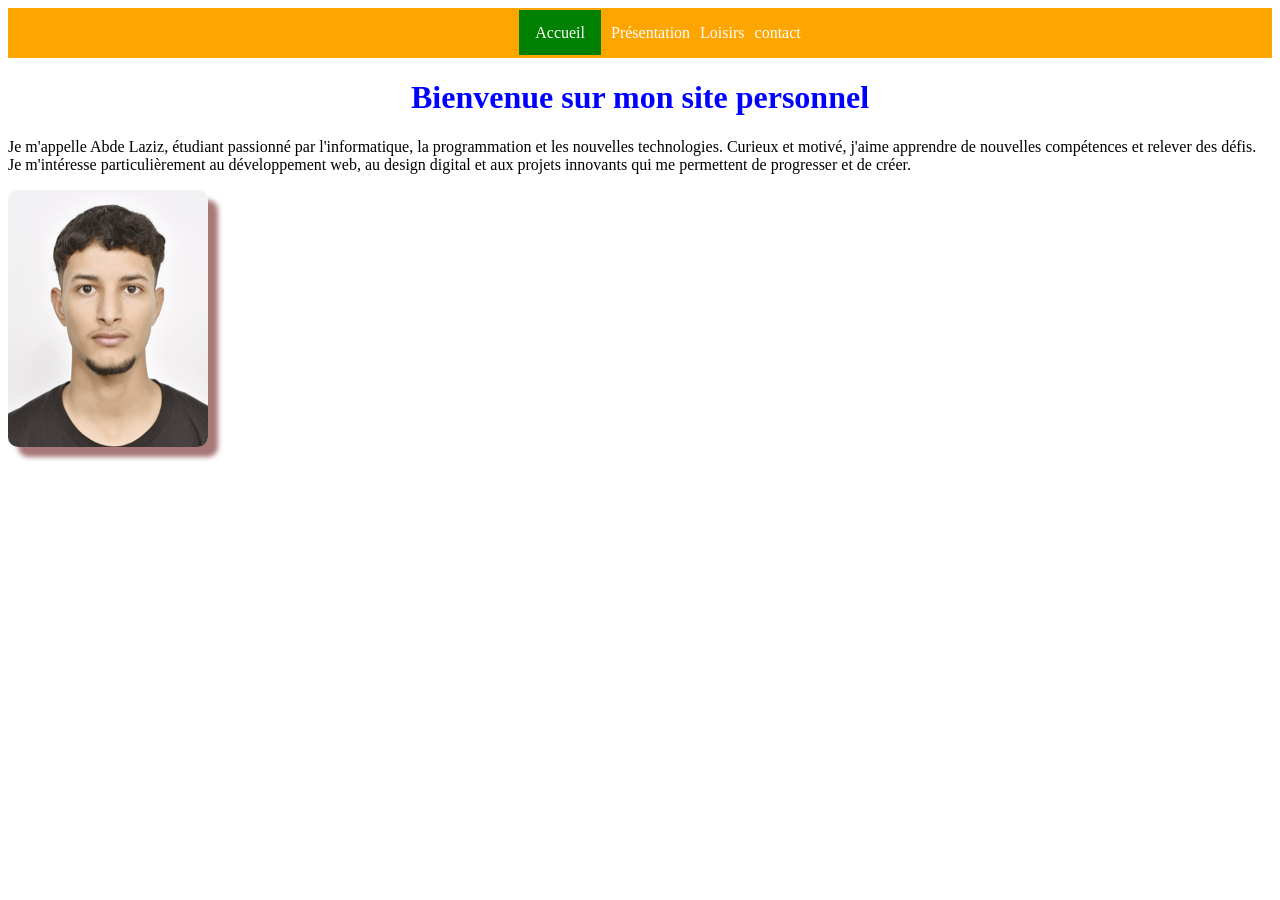
<file: miniprojet/index.html>
<!DOCTYPE html>
<html>
    <head>
        <meta charset="UTF-8">
        <title>Accueil</title>
        <link rel="stylesheet" href="style.css">
    </head>
    <body class="index">
        <nav>
            <ul>
                <li><a id="actife" href="#">Accueil</a></li>
                <li><a href="presentation.html">Pr&eacute;sentation</a></li>
                <li><a href="loisirs.html">Loisirs</a></li>
                <li><a href="contact.html">contact</a></li>
            </ul>
        </nav>
        <header><h1>Bienvenue sur mon site personnel</h1></header>
        <p>
Je m'appelle Abde Laziz, étudiant passionné par l'informatique, la programmation et les nouvelles technologies.
Curieux et motivé, j'aime apprendre de nouvelles compétences et relever des défis.
Je m'intéresse particulièrement au développement web, au design digital et aux projets innovants qui me permettent de progresser et de créer.
</p>
        <img src="image.jpeg" style="width: 200px; height: auto; border-radius: 10px;">  
        <script src="script.js" defer></script>
    </body>
</html>
</file>
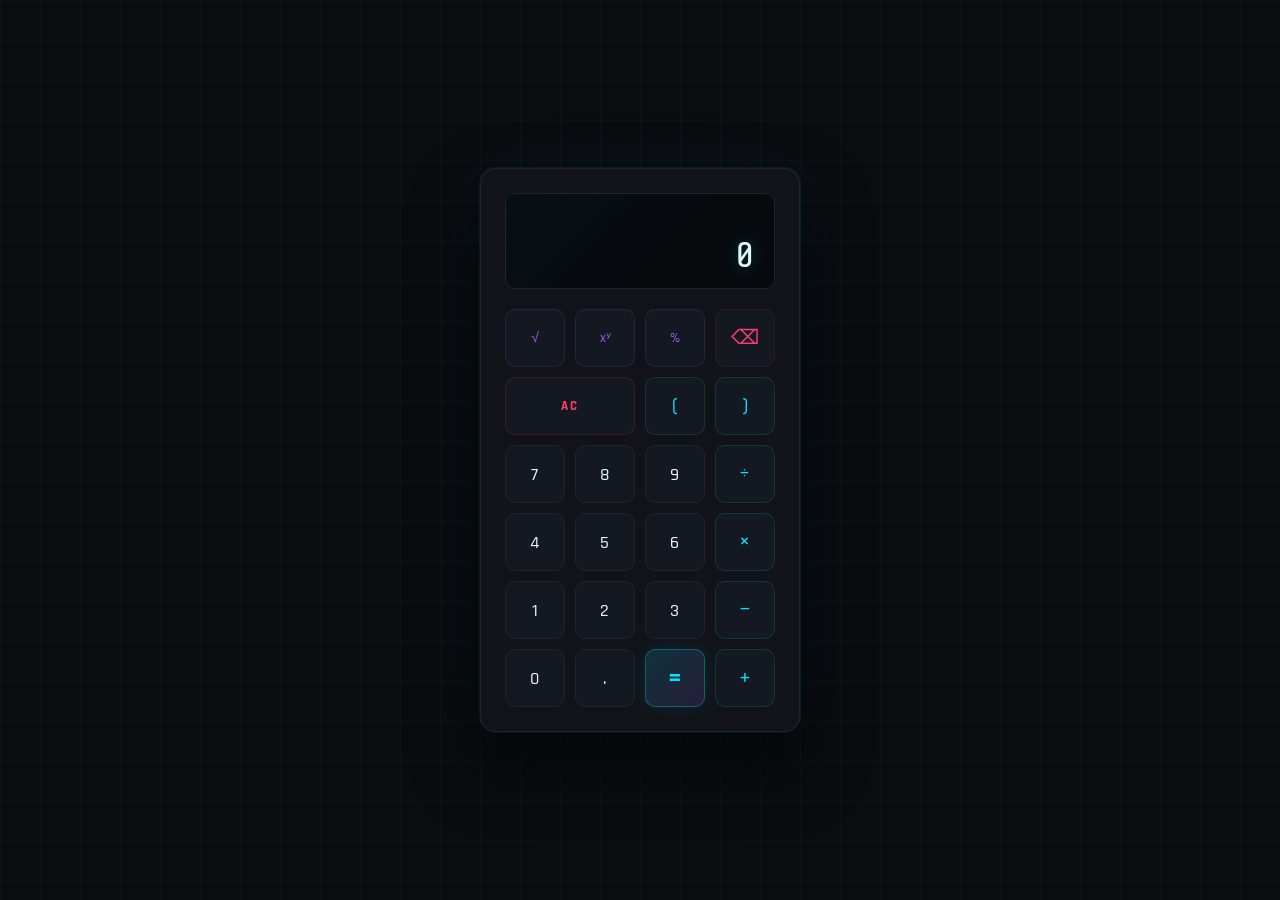
<file: calculator.html>
<!DOCTYPE html>
<html lang="en">
<head>
<meta charset="UTF-8">
<meta name="viewport" content="width=device-width, initial-scale=1.0">
<title>CalcJava — Calculator</title>
<style>
  @import url('https://fonts.googleapis.com/css2?family=Share+Tech+Mono&family=Rajdhani:wght@300;500;700&display=swap');

  :root {
    --bg: #0a0c10;
    --surface: #111318;
    --border: #1e2430;
    --accent: #00e5ff;
    --accent2: #ff3d71;
    --accent3: #a259ff;
    --text: #e0f7fa;
    --muted: #455a64;
    --btn-bg: #141820;
    --btn-hover: #1c2230;
    --btn-active: #0d1118;
    --display-bg: #07090d;
    --glow: 0 0 18px rgba(0,229,255,0.18);
  }

  *, *::before, *::after { box-sizing: border-box; margin: 0; padding: 0; }

  body {
    background: var(--bg);
    min-height: 100vh;
    display: flex;
    align-items: center;
    justify-content: center;
    font-family: 'Rajdhani', sans-serif;
    overflow: hidden;
  }

  /* Animated grid background */
  body::before {
    content: '';
    position: fixed;
    inset: 0;
    background-image:
      linear-gradient(rgba(0,229,255,0.04) 1px, transparent 1px),
      linear-gradient(90deg, rgba(0,229,255,0.04) 1px, transparent 1px);
    background-size: 40px 40px;
    pointer-events: none;
    animation: gridShift 20s linear infinite;
  }

  @keyframes gridShift {
    0% { transform: translateY(0); }
    100% { transform: translateY(40px); }
  }

  .wrapper {
    position: relative;
    z-index: 1;
  }

  .calc {
    background: var(--surface);
    border: 1px solid var(--border);
    border-radius: 16px;
    padding: 24px;
    width: 320px;
    box-shadow:
      0 0 0 1px rgba(0,229,255,0.08),
      0 32px 64px rgba(0,0,0,0.6),
      0 0 80px rgba(0,229,255,0.04);
    position: relative;
    overflow: hidden;
  }

  .calc::before {
    content: '';
    position: absolute;
    top: -1px; left: 20%; right: 20%;
    height: 1px;
    background: linear-gradient(90deg, transparent, var(--accent), transparent);
    opacity: 0.6;
  }

  /* Display */
  .display {
    background: var(--display-bg);
    border: 1px solid var(--border);
    border-radius: 10px;
    padding: 16px 18px 12px;
    margin-bottom: 20px;
    min-height: 96px;
    display: flex;
    flex-direction: column;
    justify-content: flex-end;
    align-items: flex-end;
    position: relative;
    overflow: hidden;
  }

  .display::after {
    content: '';
    position: absolute;
    inset: 0;
    background: linear-gradient(135deg, rgba(0,229,255,0.03) 0%, transparent 60%);
    pointer-events: none;
  }

  .display .expression {
    font-family: 'Share Tech Mono', monospace;
    font-size: 12px;
    color: var(--muted);
    min-height: 18px;
    letter-spacing: 1px;
    transition: all 0.2s;
    word-break: break-all;
    text-align: right;
  }

  .display .result {
    font-family: 'Share Tech Mono', monospace;
    font-size: 36px;
    color: var(--text);
    letter-spacing: 2px;
    transition: all 0.15s;
    word-break: break-all;
    text-align: right;
    line-height: 1.1;
    text-shadow: 0 0 20px rgba(0,229,255,0.3);
  }

  .display .result.animate {
    animation: pop 0.15s ease;
  }

  @keyframes pop {
    0% { transform: scale(0.97); opacity: 0.7; }
    100% { transform: scale(1); opacity: 1; }
  }

  /* Buttons grid */
  .grid {
    display: grid;
    grid-template-columns: repeat(4, 1fr);
    gap: 10px;
  }

  button {
    font-family: 'Rajdhani', sans-serif;
    font-size: 18px;
    font-weight: 500;
    letter-spacing: 1px;
    background: var(--btn-bg);
    color: var(--text);
    border: 1px solid var(--border);
    border-radius: 10px;
    height: 58px;
    cursor: pointer;
    transition: background 0.12s, transform 0.08s, box-shadow 0.12s, border-color 0.12s;
    position: relative;
    overflow: hidden;
    outline: none;
  }

  button::after {
    content: '';
    position: absolute;
    inset: 0;
    background: var(--accent);
    opacity: 0;
    transition: opacity 0.15s;
    border-radius: inherit;
  }

  button:hover {
    background: var(--btn-hover);
    border-color: rgba(0,229,255,0.2);
    box-shadow: 0 0 12px rgba(0,229,255,0.08);
  }

  button:active {
    background: var(--btn-active);
    transform: scale(0.95);
  }

  button:active::after { opacity: 0.05; }

  /* Operator buttons */
  button.op {
    color: var(--accent);
    border-color: rgba(0,229,255,0.15);
    font-size: 22px;
  }
  button.op:hover {
    background: rgba(0,229,255,0.07);
    border-color: rgba(0,229,255,0.35);
    box-shadow: 0 0 16px rgba(0,229,255,0.12);
  }

  /* Clear / delete */
  button.clear {
    color: var(--accent2);
    border-color: rgba(255,61,113,0.15);
    font-weight: 700;
    letter-spacing: 2px;
    font-size: 13px;
  }
  button.clear:hover {
    background: rgba(255,61,113,0.07);
    border-color: rgba(255,61,113,0.35);
    box-shadow: 0 0 16px rgba(255,61,113,0.12);
  }

  button.del {
    color: var(--accent2);
    border-color: rgba(255,61,113,0.1);
    font-size: 20px;
  }
  button.del:hover {
    background: rgba(255,61,113,0.05);
    border-color: rgba(255,61,113,0.25);
  }

  /* Equal button */
  button.eq {
    background: linear-gradient(135deg, rgba(0,229,255,0.15), rgba(162,89,255,0.15));
    color: var(--accent);
    border-color: rgba(0,229,255,0.3);
    font-size: 24px;
    font-weight: 700;
    box-shadow: 0 0 20px rgba(0,229,255,0.1);
  }
  button.eq:hover {
    background: linear-gradient(135deg, rgba(0,229,255,0.25), rgba(162,89,255,0.25));
    border-color: var(--accent);
    box-shadow: 0 0 30px rgba(0,229,255,0.2);
  }

  /* Span 2 cols */
  button.span2 { grid-column: span 2; }

  /* Special function buttons */
  button.fn {
    color: var(--accent3);
    border-color: rgba(162,89,255,0.15);
    font-size: 14px;
    letter-spacing: 0;
  }
  button.fn:hover {
    background: rgba(162,89,255,0.07);
    border-color: rgba(162,89,255,0.35);
  }

  /* Ripple effect */
  .ripple {
    position: absolute;
    border-radius: 50%;
    width: 5px; height: 5px;
    background: rgba(0,229,255,0.4);
    transform: scale(0);
    animation: ripple 0.5s linear;
    pointer-events: none;
  }
  @keyframes ripple {
    to { transform: scale(30); opacity: 0; }
  }

  
</style>
</head>
<body>
<div class="wrapper">
  
  <div class="calc">
    <div class="display">
      <div class="expression" id="expr"></div>
      <div class="result" id="result">0</div>
    </div>
    <div class="grid">
      <!-- Row 1 -->
      <button class="fn" onclick="action('sqrt')">√</button>
      <button class="fn" onclick="action('pow')">xʸ</button>
      <button class="fn" onclick="action('%')">%</button>
      <button class="del" onclick="action('del')">⌫</button>
      <!-- Row 2 -->
      <button class="clear span2" onclick="action('ac')">AC</button>
      <button class="op" onclick="append('(')">(</button>
      <button class="op" onclick="append(')')">)</button>
      <!-- Row 3 -->
      <button onclick="append('7')">7</button>
      <button onclick="append('8')">8</button>
      <button onclick="append('9')">9</button>
      <button class="op" onclick="append('/')">÷</button>
      <!-- Row 4 -->
      <button onclick="append('4')">4</button>
      <button onclick="append('5')">5</button>
      <button onclick="append('6')">6</button>
      <button class="op" onclick="append('*')">×</button>
      <!-- Row 5 -->
      <button onclick="append('1')">1</button>
      <button onclick="append('2')">2</button>
      <button onclick="append('3')">3</button>
      <button class="op" onclick="append('-')">−</button>
      <!-- Row 6 -->
      <button onclick="append('0')">0</button>
      <button onclick="append('.')">.</button>
      <button class="eq" onclick="action('eq')">=</button>
      <button class="op" onclick="append('+')">+</button>
    </div>
  </div>

</div>

<script>
  let expr = '';
  let lastResult = false;

  const exprEl = document.getElementById('expr');
  const resultEl = document.getElementById('result');

  function display(val) {
    resultEl.classList.remove('animate');
    void resultEl.offsetWidth;
    resultEl.textContent = val;
    resultEl.classList.add('animate');
  }

  function append(ch) {
    if (lastResult && !isNaN(ch) ) { expr = ''; }
    if (lastResult && ch === '.') { expr = '0'; }
    lastResult = false;
    expr += ch;
    exprEl.textContent = expr
      .replace(/\*/g,'×')
      .replace(/\//g,'÷')
      .replace(/-/g,'−');
    display(ch === '/' ? '÷' : ch === '*' ? '×' : ch === '-' ? '−' : ch);
  }

  function action(type) {
    if (type === 'ac') {
      expr = '';
      exprEl.textContent = '';
      display('0');
      lastResult = false;
    } else if (type === 'del') {
      expr = expr.slice(0, -1);
      exprEl.textContent = expr
        .replace(/\*/g,'×')
        .replace(/\//g,'÷')
        .replace(/-/g,'−');
      display(expr.slice(-1) || '0');
    } else if (type === 'eq') {
      try {
        let evalExpr = expr;
        let res = Function('"use strict"; return (' + evalExpr + ')')();
        // Round floating point
        res = parseFloat(res.toPrecision(12));
        exprEl.textContent = expr
          .replace(/\*/g,'×')
          .replace(/\//g,'÷')
          .replace(/-/g,'−') + ' =';
        expr = String(res);
        display(res);
        lastResult = true;
      } catch(e) {
        display('ERR');
        expr = '';
      }
    } else if (type === 'sqrt') {
      try {
        let val = Function('"use strict"; return (' + (expr||'0') + ')')();
        let res = parseFloat(Math.sqrt(val).toPrecision(12));
        exprEl.textContent = '√(' + expr + ') =';
        expr = String(res);
        display(res);
        lastResult = true;
      } catch(e) { display('ERR'); expr=''; }
    } else if (type === 'pow') {
      expr += '**';
      exprEl.textContent = expr.replace(/\*\*/g, 'ˣ');
      display('^');
    } else if (type === '%') {
      expr += '/100';
      exprEl.textContent = expr.replace(/\/100/g,'%');
      display('%');
    }
  }

  // Ripple effect
  document.querySelectorAll('button').forEach(btn => {
    btn.addEventListener('click', function(e) {
      const r = document.createElement('span');
      r.className = 'ripple';
      const rect = this.getBoundingClientRect();
      r.style.left = (e.clientX - rect.left - 2.5) + 'px';
      r.style.top  = (e.clientY - rect.top  - 2.5) + 'px';
      this.appendChild(r);
      setTimeout(() => r.remove(), 600);
    });
  });

  // Keyboard support
  document.addEventListener('keydown', e => {
    if ('0123456789'.includes(e.key)) append(e.key);
    else if ('+-*/'.includes(e.key)) append(e.key);
    else if (e.key === '.') append('.');
    else if (e.key === 'Enter' || e.key === '=') action('eq');
    else if (e.key === 'Backspace') action('del');
    else if (e.key === 'Escape') action('ac');
    else if (e.key === '(' || e.key === ')') append(e.key);
  });
</script>
</body>
</html>
</file>
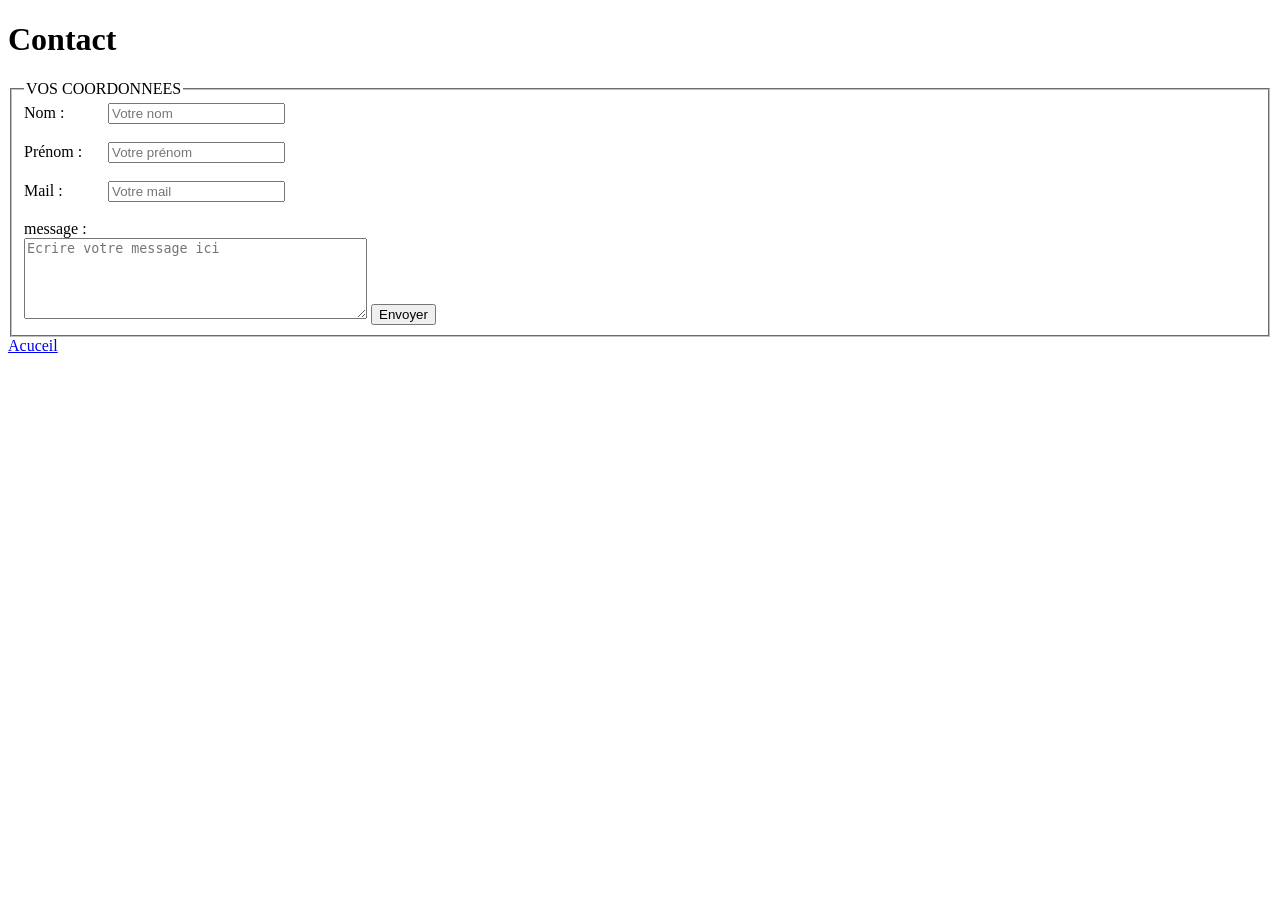
<file: miniprojet/contact.html>
<!DOCTYPE html>
<html>
    <head>
        <meta charset="UTF-8">
        <title>Contact</title>
        <link rel="stylesheet" href="style.css">
    </head>
    <body classe="contact">
        <h1>Contact</h1>
        <fieldset >
            <legend>VOS COORDONNEES</legend>

            <label style="display: inline-block; width: 80px;">Nom :</label>
            <input type="text" id="nom" name="nom" placeholder="Votre nom"><br><br>

            <label style="display: inline-block; width: 80px;">Prénom :</label>
            <input type="text" id="prenom" name="prenom" placeholder="Votre prénom"><br><br>

            <label style="display: inline-block; width: 80px;">Mail :</label>
            <input type="email" id="mail" name="mail" placeholder="Votre mail"><br><br>

            <label style="display: inline-block;">message :</label><br>
            <textarea rows="5" cols="40" placeholder="Ecrire votre message ici"></textarea>

            <input type="submit" value="Envoyer">
        </fieldset>

        <a href="index.html">Acuceil</a>
        <script src="script.js" defer></script>
    </body>
</html>
</file>
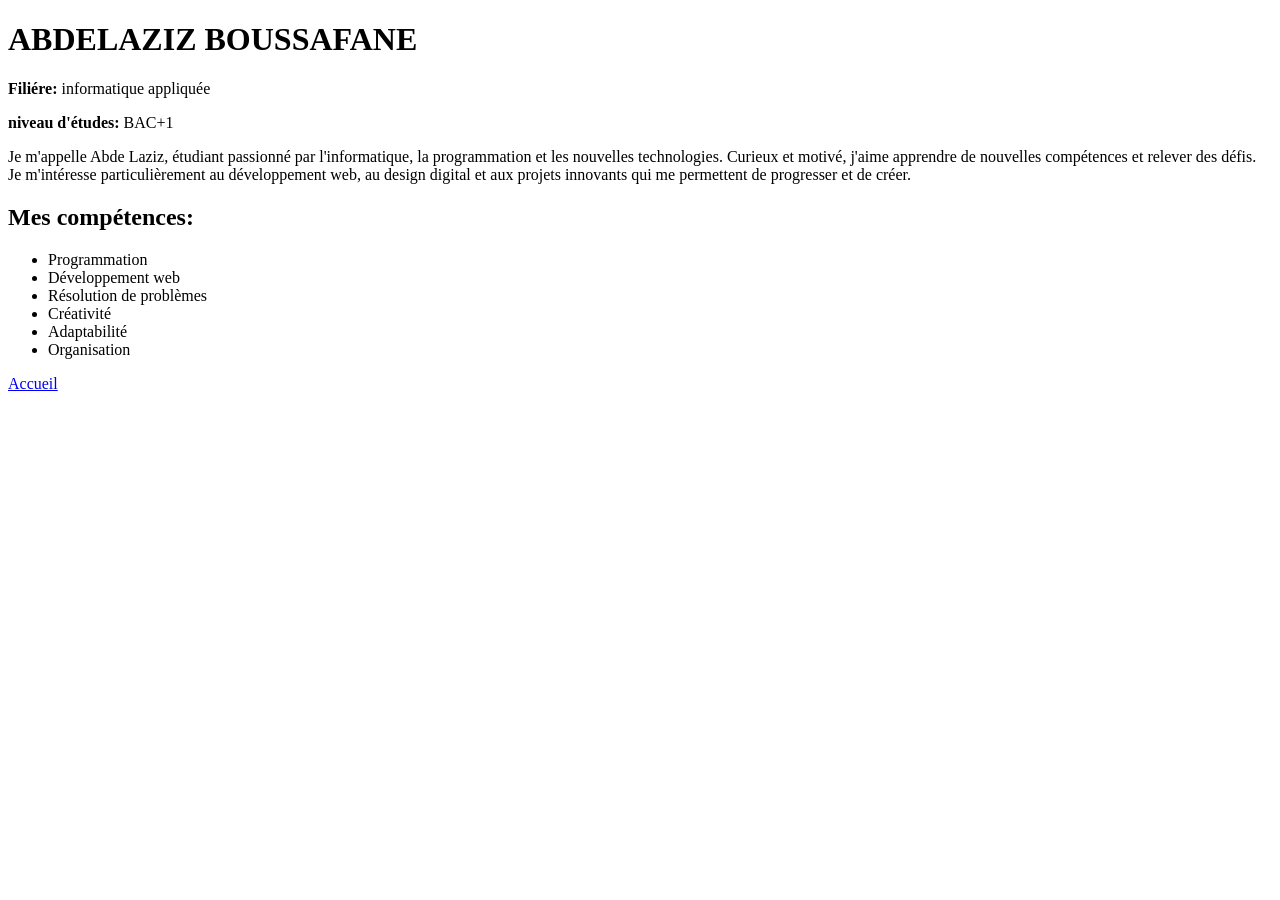
<file: miniprojet/presentation.html>
<!DOCTYPE html>
<html>
    <head>
        <meta charset="UTF-8">
        <title>Pr&eacute;sentation</title>
        <link rel="stylesheet" href="style.css">
    </head>
    <body classe="presentation">
       <h1>ABDELAZIZ BOUSSAFANE</h1>
        <p><strong>Fili&eacute;re: </strong>informatique appliquée</p>
        <p><strong>niveau d'&eacute;tudes: </strong> BAC+1</p>
        <p>Je m'appelle Abde Laziz, étudiant passionné par l'informatique, la programmation et les nouvelles technologies.
         Curieux et motivé, j'aime apprendre de nouvelles compétences et relever des défis.
         Je m'intéresse particulièrement au développement web, au design digital et aux projets innovants qui me permettent de progresser et de créer.
        </p>
        <h2>Mes comp&eacute;tences:</h2>
        <ul>
            <li>Programmation</li>
            <li>Développement web</li>
            <li>Résolution de problèmes</li>
            <li>Créativité</li>
            <li>Adaptabilité</li>
            <li>Organisation</li>
        </ul>
        <a href="index.html">Accueil</a>
        <script src="script.js" defer></script>
        
    </body>
</html>
</file>
<file: miniprojet/style.css>
.index h1{
    color: blue;
    text-align: center;
}

.index p{
    font-family: Verdana;
    font-size: 16px;
}

.index img{
    border-radius: 10px;
    box-shadow: 10px 10px 5px #a87878;
}


.index nav {
  margin: 0;
  padding: 0;
  overflow: hidden;
  background-color: orange;
}

.index ul{
    display: flex;
    list-style-type: none;
    gap: 10px;
    justify-content: center;
}

.index nav a{
    text-decoration: none;
    color: white;
}

#actife{
    background: green;
    color: white;
    padding: 14px 16px;

}


.presentation h1,p{
    font-family: Verdana;
}
</file>
